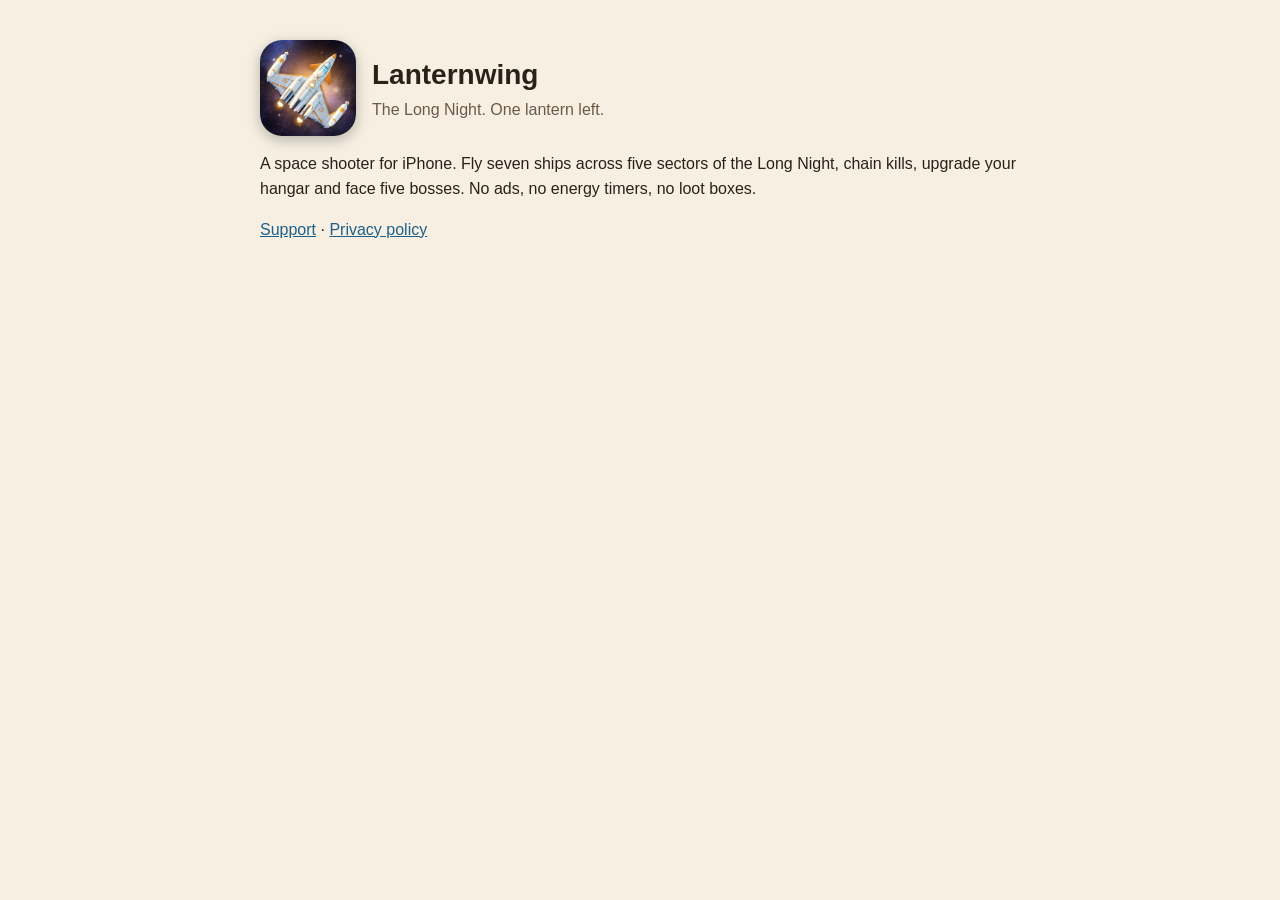
<file: index.html>
<!doctype html>
<html lang="en">
<head>
<meta charset="utf-8">
<meta name="viewport" content="width=device-width, initial-scale=1">
<title>Lanternwing</title>
<link rel="stylesheet" href="site.css">
<link rel="icon" href="icon.png">
</head>
<body>
<main>
<div class="hero"><img src="icon.png" alt=""><div><h1>Lanternwing</h1><p class="tag">The Long Night. One lantern left.</p></div></div>
<p>A space shooter for iPhone. Fly seven ships across five sectors of the Long Night, chain kills, upgrade your hangar and face five bosses. No ads, no energy timers, no loot boxes.</p>
<p><a href="support/">Support</a> · <a href="privacy/">Privacy policy</a></p>
</main>
</body>
</html>
</file>
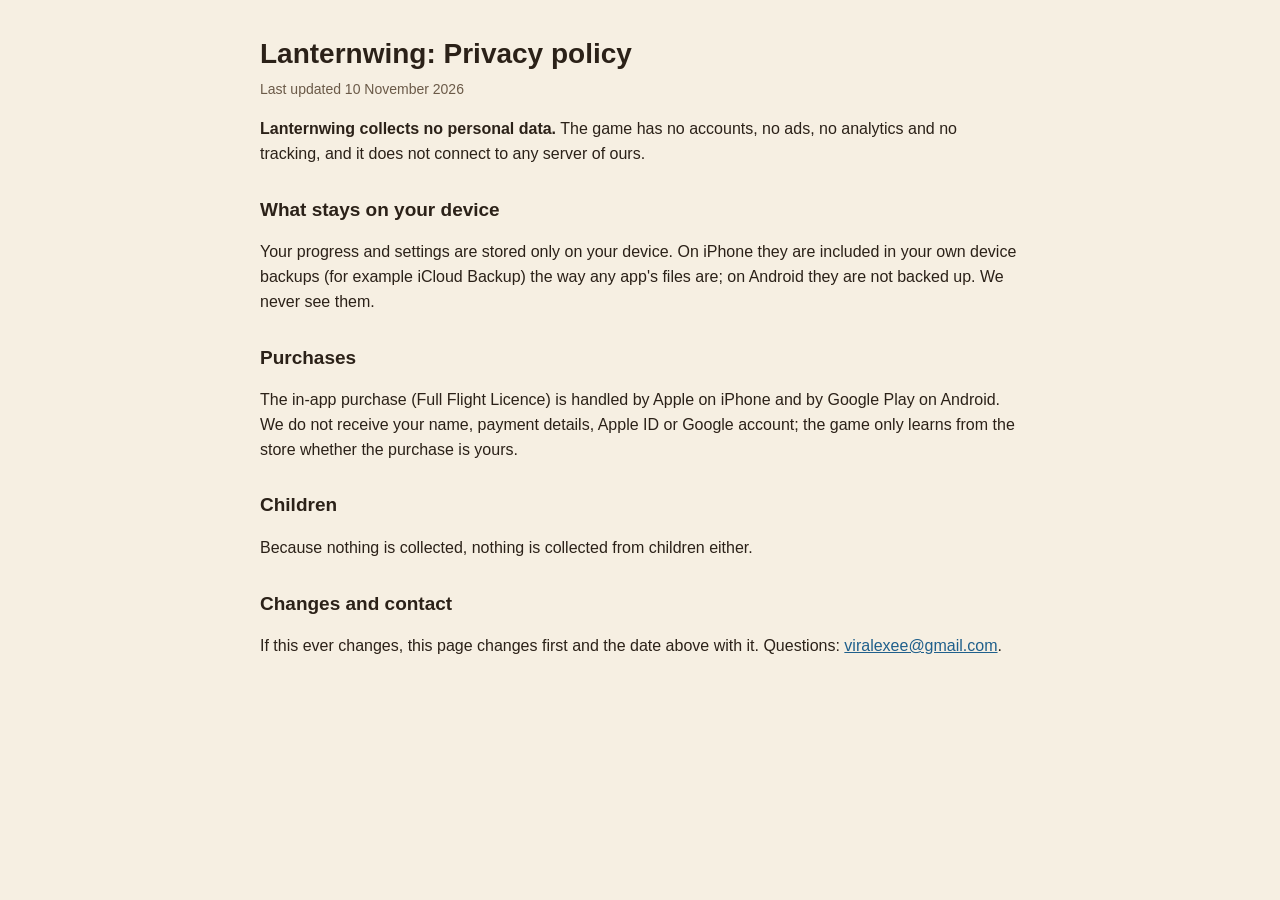
<file: privacy/index.html>
<!doctype html>
<html lang="en">
<head>
<meta charset="utf-8">
<meta name="viewport" content="width=device-width, initial-scale=1">
<title>Lanternwing · Privacy policy</title>
<link rel="stylesheet" href="../site.css">
</head>
<body>
<main>
<section id="en">
<h1>Lanternwing: Privacy policy</h1>
<p class="date">Last updated 10 November 2026</p>
<p><b>Lanternwing collects no personal data.</b> The game has no accounts, no ads, no analytics and no tracking, and it does not connect to any server of ours.</p>
<h2>What stays on your device</h2>
<p>Your progress and settings are stored only on your device. On iPhone they are included in your own device backups (for example iCloud Backup) the way any app's files are; on Android they are not backed up. We never see them.</p>
<h2>Purchases</h2>
<p>The in-app purchase (Full Flight Licence) is handled by Apple on iPhone and by Google Play on Android. We do not receive your name, payment details, Apple ID or Google account; the game only learns from the store whether the purchase is yours.</p>
<h2>Children</h2>
<p>Because nothing is collected, nothing is collected from children either.</p>
<h2>Changes and contact</h2>
<p>If this ever changes, this page changes first and the date above with it. Questions: <a href="mailto:viralexee@gmail.com">viralexee@gmail.com</a>.</p>
</section>
</main>
</body>
</html>
</file>
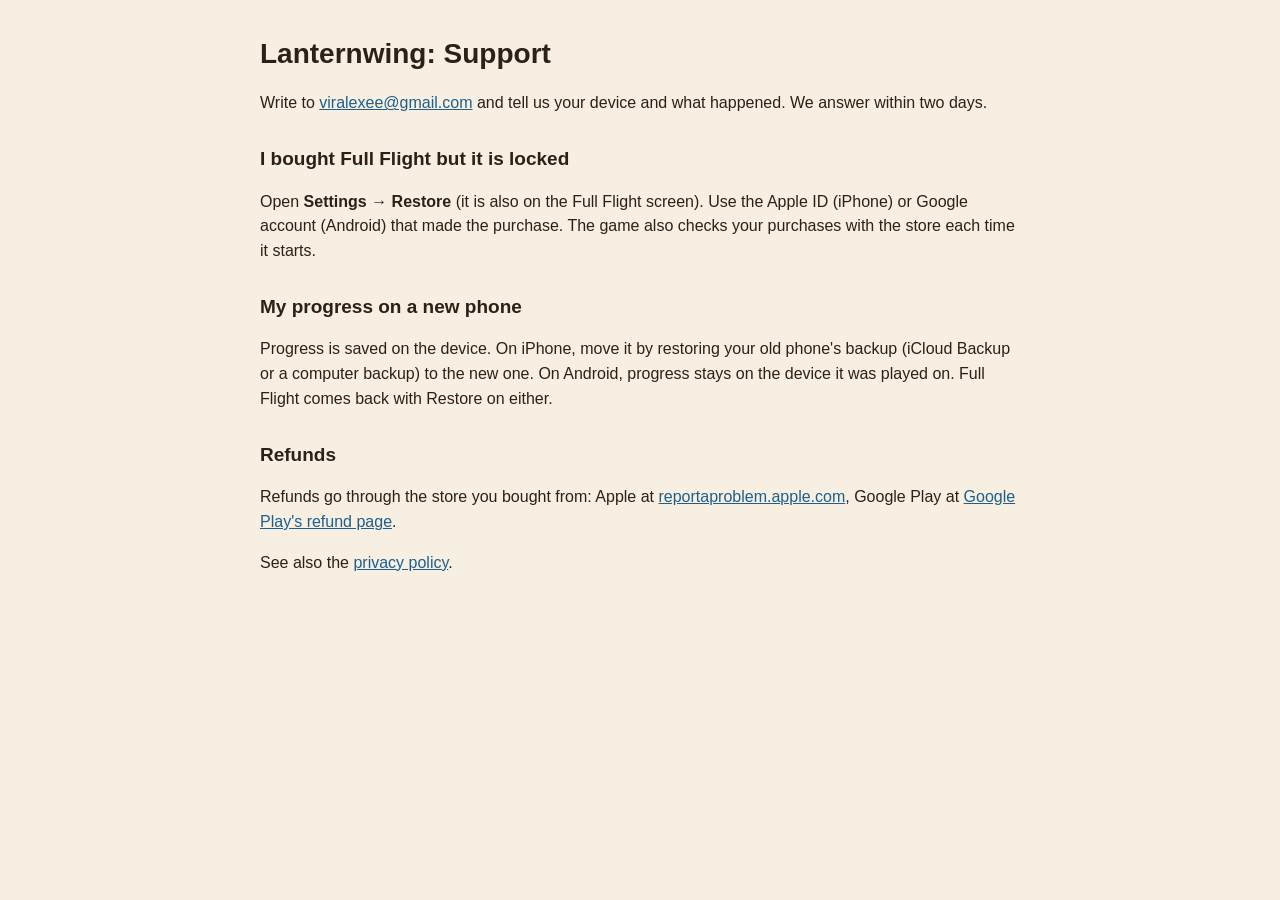
<file: support/index.html>
<!doctype html>
<html lang="en">
<head>
<meta charset="utf-8">
<meta name="viewport" content="width=device-width, initial-scale=1">
<title>Lanternwing · Support</title>
<link rel="stylesheet" href="../site.css">
</head>
<body>
<main>
<section id="en">
<h1>Lanternwing: Support</h1>
<p>Write to <a href="mailto:viralexee@gmail.com">viralexee@gmail.com</a> and tell us your device and what happened. We answer within two days.</p>
<h2>I bought Full Flight but it is locked</h2>
<p>Open <b>Settings → Restore</b> (it is also on the Full Flight screen). Use the Apple ID (iPhone) or Google account (Android) that made the purchase. The game also checks your purchases with the store each time it starts.</p>
<h2>My progress on a new phone</h2>
<p>Progress is saved on the device. On iPhone, move it by restoring your old phone's backup (iCloud Backup or a computer backup) to the new one. On Android, progress stays on the device it was played on. Full Flight comes back with Restore on either.</p>
<h2>Refunds</h2>
<p>Refunds go through the store you bought from: Apple at <a href="https://reportaproblem.apple.com">reportaproblem.apple.com</a>, Google Play at <a href="https://support.google.com/googleplay/workflow/9813244">Google Play's refund page</a>.</p>
<p>See also the <a href="../privacy/">privacy policy</a>.</p>
</section>
</main>
</body>
</html>
</file>
<file: site.css>
:root { color-scheme: light dark; --paper: #f6efe2; --ink: #2b2118; --soft: #6b5a48; --line: #d8c7a8; --link: #1f5f8b; }
@media (prefers-color-scheme: dark) { :root { --paper: #1b1a17; --ink: #efe6d6; --soft: #b5a58d; --line: #4a4033; --link: #8cc4ea; } }
body { margin: 0; background: var(--paper); color: var(--ink); font: 16px/1.55 -apple-system, BlinkMacSystemFont, "Segoe UI", Roboto, sans-serif; }
main { max-width: 760px; margin: 0 auto; padding: 24px 16px 64px; }
h1 { font-size: 28px; margin: 8px 0 4px; }
h2 { font-size: 19px; margin: 28px 0 6px; }
a { color: var(--link); }
.lang, .date { color: var(--soft); font-size: 14px; margin: 0; }
table { width: 100%; border-collapse: collapse; font-size: 14px; }
th, td { text-align: left; vertical-align: top; padding: 8px 6px; border-bottom: 1px solid var(--line); }
hr { border: 0; border-top: 2px solid var(--line); margin: 48px 0; }
.hero { display: flex; gap: 16px; align-items: center; margin: 16px 0 8px; }
.hero img { width: 96px; height: 96px; border-radius: 22px; box-shadow: 0 4px 14px rgba(0,0,0,.25); }
.hero h1 { margin: 0; }
.tag { color: var(--soft); margin: 2px 0 0; }
</file>
